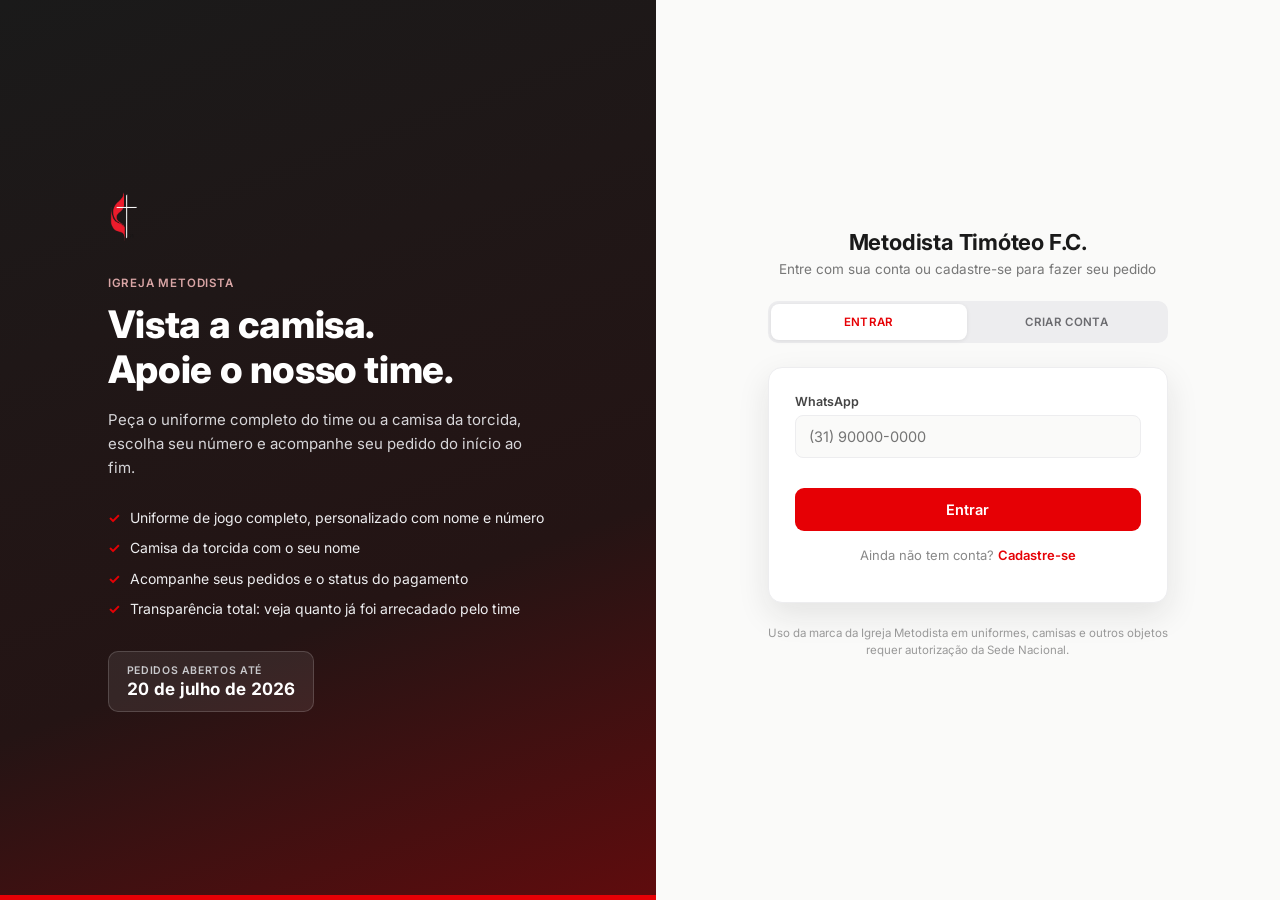
<file: index.html>
<!doctype html>
<html lang="pt-BR">
<head>
<meta charset="UTF-8">
<meta name="viewport" content="width=device-width, initial-scale=1.0">
<title>Metodista Timóteo F.C.</title>
<link rel="icon" type="image/png" href="assets/img/logo.png">

<link rel="preconnect" href="https://fonts.googleapis.com">
<link rel="preconnect" href="https://fonts.gstatic.com" crossorigin>
<link href="https://fonts.googleapis.com/css2?family=Inter:wght@400;500;600;700;800&display=swap" rel="stylesheet">
<link rel="stylesheet" href="assets/css/styles.css">
</head>
<body>

<div class="auth-page">
  <aside class="auth-brand">
    <div class="auth-brand-inner">
      <img src="assets/img/logo.png" alt="Igreja Metodista" class="auth-logo">
      <p class="eyebrow">Igreja Metodista</p>
      <h1>Vista a camisa.<br>Apoie o nosso time.</h1>
      <p class="auth-brand-sub">Peça o uniforme completo do time ou a camisa da torcida, escolha seu número e acompanhe seu pedido do início ao fim.</p>
      <ul class="auth-highlights">
        <li>Uniforme de jogo completo, personalizado com nome e número</li>
        <li>Camisa da torcida com o seu nome</li>
        <li>Acompanhe seus pedidos e o status do pagamento</li>
        <li>Transparência total: veja quanto já foi arrecadado pelo time</li>
      </ul>
      <div class="auth-deadline">
        <span class="deadline-label">Pedidos abertos até</span>
        <span class="deadline-date">20 de julho de 2026</span>
      </div>
    </div>
  </aside>

  <main class="auth-form-side">
    <div class="auth-card">
      <div class="auth-card-header">
        <img src="assets/img/logo.png" alt="Igreja Metodista" class="mobile-logo">
        <h2>Metodista Timóteo F.C.</h2>
        <p>Entre com sua conta ou cadastre-se para fazer seu pedido</p>
      </div>

      <div class="auth-tabs">
        <button class="auth-tab active" data-tab="login" type="button">Entrar</button>
        <button class="auth-tab" data-tab="cadastro" type="button">Criar conta</button>
      </div>

      <!-- LOGIN -->
      <form class="auth-form active" id="form-login" novalidate>
        <div class="field">
          <label for="login-telefone">WhatsApp</label>
          <input type="tel" id="login-telefone" placeholder="(31) 90000-0000" autocomplete="tel" inputmode="tel" required>
        </div>
        <div class="field-error" id="login-error"></div>
        <button type="submit" class="btn btn-primary" id="btn-login">Entrar</button>
        <p class="auth-form-alt">Ainda não tem conta? <a data-tab="cadastro">Cadastre-se</a></p>
      </form>

      <!-- CADASTRO -->
      <form class="auth-form" id="form-cadastro" novalidate>
        <div class="field">
          <label for="cad-nome">Nome completo</label>
          <input type="text" id="cad-nome" placeholder="Como podemos te chamar" autocomplete="name" required>
        </div>
        <div class="field">
          <label for="cad-telefone">WhatsApp</label>
          <input type="tel" id="cad-telefone" placeholder="(31) 90000-0000" autocomplete="tel" inputmode="tel" required>
        </div>
        <div class="field-error" id="cadastro-error"></div>
        <button type="submit" class="btn btn-primary" id="btn-cadastro">Criar conta</button>
        <p class="auth-form-alt">Já tem conta? <a data-tab="login">Entrar</a></p>
      </form>

      <p class="auth-footnote">Uso da marca da Igreja Metodista em uniformes, camisas e outros objetos requer autorização da Sede Nacional.</p>
    </div>
  </main>
</div>

<div class="toast" id="toast"></div>

<script src="assets/js/vendor/supabase.js"></script>
<script src="assets/js/supabase-client.js"></script>
<script src="assets/js/auth.js"></script>
</body>
</html>
</file>
<file: assets/css/styles.css>
/* =========================================================
   Igreja Metodista · Loja de Uniformes
   Design tokens shared by every page of the site
   ========================================================= */
:root{
  --red:#E60005;
  --red-dark:#B50004;
  --ink:#1A1A1A;
  --gray:#B0AFB5;
  --gray-light:#EDEDEF;
  --paper:#FAFAF9;
  --white:#FFFFFF;
  --success:#2F7D4F;
  --success-bg:#E6F3EB;
  --amber:#B9760A;
  --amber-bg:#FBF0DE;
  --danger-bg:#FBEAE9;
  --font-display:'Inter', -apple-system, 'Segoe UI', sans-serif;
  --font-body:'Inter', -apple-system, 'Segoe UI', sans-serif;
  --font-mono:'Inter', -apple-system, 'Segoe UI', sans-serif;
  --shadow-card:0 12px 32px rgba(26,26,26,.10);
}

*{box-sizing:border-box;}
html,body{height:100%;}
body{
  margin:0;
  background:var(--paper);
  color:var(--ink);
  font-family:var(--font-body);
  -webkit-font-smoothing:antialiased;
  -moz-osx-font-smoothing:grayscale;
  text-rendering:optimizeLegibility;
}
a{color:inherit;}
button{font-family:inherit;}

/* números (valores, datas) alinhados de forma tabular — leitura mais limpa
   em quantias financeiras do que uma fonte monoespaçada decorativa */
.tabular-nums{font-variant-numeric:tabular-nums;}

/* ---------- generic buttons ---------- */
.btn{font-family:var(--font-body);font-weight:600;font-size:14.5px;border:none;border-radius:9px;padding:13px 20px;cursor:pointer;transition:.15s;}
.btn-primary{background:var(--red);color:var(--white);width:100%;}
.btn-primary:hover{background:var(--red-dark);}
.btn-primary:disabled{background:var(--gray);cursor:not-allowed;}
.btn-outline{background:var(--white);color:var(--red);border:1.5px solid var(--red);width:100%;}
.btn-outline:hover{background:#FFF7F7;}
.btn-ghost{background:transparent;color:#666;border:1.5px solid var(--gray-light);}
.btn-ghost:hover{border-color:var(--gray);}

/* ---------- form fields ---------- */
.field{margin-bottom:16px;}
.field label{display:block;font-size:12.5px;font-weight:600;margin-bottom:6px;color:#444;}
.field .hint{font-weight:400;color:#999;font-size:11.5px;}
.field input,.field select{width:100%;padding:12px 13px;border:1.5px solid var(--gray-light);border-radius:8px;font-family:var(--font-body);font-size:14.5px;background:var(--paper);color:var(--ink);}
.field input:focus,.field select:focus{outline:none;border-color:var(--red);background:var(--white);}
.field-error{font-size:12px;color:var(--red-dark);margin-top:6px;min-height:14px;}

/* ---------- toast ---------- */
.toast{position:fixed;bottom:20px;left:50%;transform:translateX(-50%);background:var(--ink);color:#fff;padding:11px 20px;border-radius:30px;font-size:13.5px;opacity:0;pointer-events:none;transition:.25s;z-index:50;max-width:85%;text-align:center;box-shadow:0 8px 24px rgba(0,0,0,.25);}
.toast.show{opacity:1;transform:translateX(-50%) translateY(-4px);}
.toast.error{background:var(--red-dark);}

/* =========================================================
   Auth page (login / cadastro)
   ========================================================= */
.auth-page{min-height:100vh;display:grid;grid-template-columns:1.05fr 1fr;}
@media(max-width:900px){
  .auth-page{grid-template-columns:1fr;}
  /* no celular, a mensagem de marca vem primeiro; o formulário aparece logo abaixo */
  .auth-brand{order:1;padding:32px 22px 28px;}
  .auth-form-side{order:2;padding:12px 18px 32px;}
  .auth-brand-inner h1{font-size:26px;}
  .auth-highlights{margin-bottom:22px;}
}

.auth-brand{
  background:linear-gradient(160deg,var(--ink) 0%,#241414 65%,var(--red-dark) 150%);
  color:var(--white);
  padding:56px 48px;
  display:flex;
  align-items:center;
  position:relative;
  overflow:hidden;
}
.auth-brand::after{content:"";position:absolute;left:0;right:0;bottom:0;height:5px;background:var(--red);}
.auth-brand-inner{max-width:440px;margin:0 auto;position:relative;z-index:1;}
.auth-logo{height:56px;width:auto;margin-bottom:28px;}
.eyebrow{font-family:var(--font-mono);font-weight:600;font-size:11.5px;letter-spacing:.07em;text-transform:uppercase;color:#D9A5A5;margin:0 0 12px;}
.auth-brand-inner h1{font-family:var(--font-display);font-weight:800;letter-spacing:-.01em;font-size:38px;line-height:1.18;margin:0 0 16px;}
.auth-brand-sub{color:#D6D5D8;font-size:15px;line-height:1.6;margin:0 0 28px;}
.auth-highlights{list-style:none;margin:0 0 32px;padding:0;display:flex;flex-direction:column;gap:11px;}
.auth-highlights li{font-size:14px;color:#EDEDEF;display:flex;gap:10px;line-height:1.4;}
.auth-highlights li::before{content:"✓";color:var(--red);font-weight:700;flex-shrink:0;}
.auth-deadline{display:inline-flex;flex-direction:column;gap:2px;background:rgba(255,255,255,.08);border:1px solid rgba(255,255,255,.16);border-radius:10px;padding:12px 18px;}
.deadline-label{font-family:var(--font-mono);font-weight:600;font-size:10.5px;text-transform:uppercase;letter-spacing:.06em;color:#C9C9CC;}
.deadline-date{font-family:var(--font-display);font-variant-numeric:tabular-nums;font-size:17px;font-weight:700;color:var(--white);}

.auth-form-side{display:flex;align-items:center;justify-content:center;padding:48px 24px;background:var(--paper);}
.auth-card{width:100%;max-width:400px;}
.auth-card-header{margin-bottom:24px;text-align:center;}
.auth-card-header .mobile-logo{display:none;height:40px;margin-bottom:16px;}
@media(max-width:900px){.auth-card-header .mobile-logo{display:inline-block;}}
.auth-card-header h2{font-family:var(--font-display);font-weight:700;letter-spacing:-.01em;font-size:22px;margin:0 0 6px;}
.auth-card-header p{font-size:13.5px;color:#777;margin:0;}

.auth-tabs{display:flex;gap:2px;background:var(--gray-light);border-radius:10px;padding:3px;margin-bottom:24px;}
.auth-tab{flex:1;padding:11px 6px;text-align:center;font-family:var(--font-mono);font-weight:600;font-size:11.5px;letter-spacing:.03em;text-transform:uppercase;background:transparent;border:none;cursor:pointer;color:#6b6b6f;border-radius:8px;transition:.15s;}
.auth-tab.active{color:var(--red);background:var(--white);font-weight:600;box-shadow:0 1px 4px rgba(0,0,0,.08);}
.auth-tab:hover:not(.active){color:var(--ink);}

.auth-form{display:none;background:var(--white);border:1px solid var(--gray-light);border-radius:14px;padding:26px;box-shadow:var(--shadow-card);}
.auth-form.active{display:block;}
.auth-form-alt{text-align:center;font-size:13px;color:#888;margin-top:16px;}
.auth-form-alt a{color:var(--red);font-weight:600;text-decoration:none;cursor:pointer;}
.auth-form-alt a:hover{text-decoration:underline;}
.auth-form-forgot{text-align:right;margin:-8px 0 16px;}
.auth-form-forgot a{font-size:12.5px;color:#888;text-decoration:none;cursor:pointer;}
.auth-form-forgot a:hover{color:var(--red-dark);text-decoration:underline;}

.auth-footnote{font-size:11.5px;color:#999;text-align:center;margin-top:22px;line-height:1.5;}

/* =========================================================
   Simple protected pages (placeholder dashboard etc.)
   ========================================================= */
.site-header{background:var(--ink);color:var(--white);padding:0 24px;position:relative;}
.site-header::after{content:"";position:absolute;left:0;right:0;bottom:0;height:4px;background:var(--red);}
.site-header-row{max-width:960px;margin:0 auto;display:flex;align-items:center;justify-content:space-between;gap:16px;padding:16px 0;}
.site-header-brand{display:flex;align-items:center;gap:12px;min-width:0;}
.site-header-brand img{height:36px;width:auto;flex-shrink:0;}
.site-header-brand .name{font-family:var(--font-display);font-weight:700;letter-spacing:-.01em;font-size:16px;white-space:nowrap;overflow:hidden;text-overflow:ellipsis;}
.site-header-user{display:flex;align-items:center;gap:14px;font-size:13px;color:#C9C9CC;flex-shrink:0;}
.site-header-user .btn-ghost{color:#eee;border-color:rgba(255,255,255,.25);padding:8px 14px;font-size:12.5px;}
.site-header-user .btn-ghost:hover{border-color:rgba(255,255,255,.55);}

.site-main{max-width:960px;margin:0 auto;padding:40px 24px 64px;}
.card{background:var(--white);border:1px solid var(--gray-light);border-radius:12px;padding:24px;box-shadow:var(--shadow-card);}
.placeholder-title{font-family:var(--font-display);font-weight:700;letter-spacing:-.01em;font-size:24px;margin:0 0 10px;}
.placeholder-text{color:#666;font-size:14.5px;line-height:1.6;}
.badge-admin{display:inline-block;font-family:var(--font-mono);font-weight:600;font-size:10.5px;text-transform:uppercase;letter-spacing:.05em;background:var(--danger-bg);color:var(--red-dark);border-radius:20px;padding:3px 10px;margin-left:8px;}

.site-header-nav{display:flex;gap:4px;flex:1;padding-left:8px;}
.site-header-nav a{font-family:var(--font-mono);font-weight:600;font-size:12px;letter-spacing:.03em;text-transform:uppercase;color:#B7B6BA;text-decoration:none;padding:8px 12px;border-radius:7px;transition:.15s;white-space:nowrap;}
.site-header-nav a:hover{color:#fff;background:rgba(255,255,255,.06);}
.site-header-nav a.active{color:#fff;background:rgba(230,0,5,.22);}

/* mobile: linha de cima fica só marca + sair; navegação vira uma faixa
   de abas rolável logo abaixo, em vez de espremer tudo numa linha só */
@media(max-width:760px){
  .site-header-row{flex-wrap:wrap;padding:12px 0 0;gap:10px;}
  .site-header-user{gap:8px;}
  .site-header-user #user-nome{display:none;}
  .site-header-nav{
    order:3;flex:0 0 100%;
    padding:0;margin:2px -24px 0;padding-inline:24px;
    overflow-x:auto;-webkit-overflow-scrolling:touch;
    scrollbar-width:none;
  }
  .site-header-nav::-webkit-scrollbar{display:none;}
  .site-header-nav a{padding:9px 12px;margin-bottom:10px;}
  .site-main{padding:24px 16px 48px;}
}

/* =========================================================
   Montar pedido
   ========================================================= */
.cutoff-banner{background:var(--danger-bg);border:1.5px solid #F3C9C7;color:var(--red-dark);border-radius:10px;padding:14px 18px;margin-bottom:20px;font-size:13.5px;line-height:1.5;}
.cutoff-banner b{font-weight:700;}

.products{display:grid;grid-template-columns:1fr 1fr;gap:14px;margin-bottom:20px;}
@media(max-width:560px){.products{grid-template-columns:1fr;}}
.product-card{background:var(--white);border:2px solid var(--gray-light);border-radius:12px;padding:16px;cursor:pointer;transition:.15s;position:relative;}
.product-card:hover{border-color:var(--gray);}
.product-card.selected{border-color:var(--red);background:#FFF7F7;}
.product-card .p-name{font-family:var(--font-display);font-weight:700;font-size:16px;margin-bottom:4px;}
.product-card .p-desc{font-size:12.5px;color:#777;margin-bottom:10px;line-height:1.4;}
.product-card .p-price{font-family:var(--font-mono);font-variant-numeric:tabular-nums;font-weight:700;font-size:17px;color:var(--red);}
.product-card .p-check{position:absolute;top:14px;right:14px;width:18px;height:18px;border-radius:50%;border:2px solid var(--gray-light);}
.product-card.selected .p-check{border-color:var(--red);background:var(--red);box-shadow:inset 0 0 0 3px #fff;}

.card-title{font-family:var(--font-display);font-weight:700;letter-spacing:-.005em;font-size:15px;margin:0 0 14px;}
.row2{display:grid;grid-template-columns:1fr 1fr;gap:14px;}
.row3{display:grid;grid-template-columns:1fr 1fr 1fr;gap:14px;}
@media(max-width:560px){.row2,.row3{grid-template-columns:1fr;}}

.num-grid{display:grid;grid-template-columns:repeat(10,1fr);gap:6px;max-height:220px;overflow-y:auto;padding:12px;background:var(--paper);border:1.5px solid var(--gray-light);border-radius:8px;}
@media(max-width:560px){.num-grid{grid-template-columns:repeat(7,1fr);}}
.num-btn{font-family:var(--font-mono);font-variant-numeric:tabular-nums;font-size:12px;font-weight:600;padding:9px 0;border-radius:6px;border:1.5px solid var(--gray-light);background:var(--white);cursor:pointer;text-align:center;color:#555;}
.num-btn:hover:not(:disabled){border-color:var(--red);color:var(--red);}
.num-btn.selected{background:var(--red);border-color:var(--red);color:#fff;}
.num-btn:disabled{background:var(--gray-light);color:#bbb;text-decoration:line-through;cursor:not-allowed;}
.num-legend{display:flex;gap:16px;margin-top:8px;font-size:11.5px;color:#888;flex-wrap:wrap;}
.num-legend span{display:inline-flex;align-items:center;gap:5px;}
.dot{width:9px;height:9px;border-radius:50%;display:inline-block;}
.dot.livre{background:var(--white);border:1.5px solid var(--gray-light);}
.dot.ocupado{background:var(--gray-light);}
.dot.sel{background:var(--red);}

.total-row{display:flex;justify-content:space-between;align-items:center;background:var(--paper);border-radius:8px;padding:12px 16px;margin:18px 0;flex-wrap:wrap;gap:6px;}
.total-label{font-family:var(--font-mono);font-weight:600;font-size:11px;text-transform:uppercase;letter-spacing:.05em;color:#888;}
.total-value{font-family:var(--font-display);font-variant-numeric:tabular-nums;font-weight:800;font-size:22px;color:var(--red);}

.cart-item{display:flex;justify-content:space-between;align-items:center;padding:12px 0;border-bottom:1px solid var(--gray-light);gap:10px;flex-wrap:wrap;}
.cart-item:last-child{border-bottom:none;}
.cart-item-name{font-weight:600;font-size:14px;}
.cart-item-meta{font-size:12px;color:#888;margin-top:2px;}
.cart-item-price{font-family:var(--font-mono);font-variant-numeric:tabular-nums;font-size:13px;margin-right:12px;white-space:nowrap;}
.cart-item-row{display:flex;align-items:center;}
.remove-x{background:none;border:none;color:#bbb;cursor:pointer;font-size:18px;line-height:1;padding:2px 6px;}
.remove-x:hover{color:var(--red-dark);}
.cart-empty{text-align:center;color:#999;padding:24px;font-size:13.5px;}
.cart-count{background:var(--red);color:#fff;border-radius:20px;font-size:10px;padding:1px 6px;margin-left:4px;}

.payment-options{display:grid;grid-template-columns:1fr 1fr;gap:12px;margin-bottom:18px;}
@media(max-width:560px){.payment-options{grid-template-columns:1fr;}}
.payment-option{background:var(--white);border:2px solid var(--gray-light);border-radius:12px;padding:16px;cursor:pointer;transition:.15s;}
.payment-option:hover{border-color:var(--gray);}
.payment-option.selected{border-color:var(--red);background:#FFF7F7;}
.payment-option .po-title{font-weight:600;font-size:14.5px;margin-bottom:4px;}
.payment-option .po-desc{font-size:12px;color:#777;line-height:1.4;}
.standby-note{background:var(--amber-bg);border:1.5px solid #EBD8AE;color:var(--amber);border-radius:10px;padding:14px 16px;font-size:13px;line-height:1.5;margin-top:16px;}

.genero-options{display:flex;gap:8px;flex-wrap:wrap;}
.genero-btn{flex:1;min-width:100px;padding:11px 10px;border-radius:8px;border:1.5px solid var(--gray-light);background:var(--white);color:#555;font-weight:600;font-size:13.5px;cursor:pointer;transition:.15s;}
.genero-btn:hover{border-color:var(--gray);}
.genero-btn.selected{border-color:var(--red);background:#FFF7F7;color:var(--red);}
.field select:disabled{color:#aaa;cursor:not-allowed;}

.warn{font-size:12px;color:var(--red-dark);margin-top:6px;}
.card + .card{margin-top:16px;}

/* =========================================================
   Meus pedidos
   ========================================================= */
.order-card{background:var(--white);border:1.5px solid var(--gray-light);border-radius:12px;margin-bottom:14px;padding:18px;box-shadow:var(--shadow-card);}
.order-top{display:flex;justify-content:space-between;align-items:flex-start;gap:10px;margin-bottom:12px;flex-wrap:wrap;}
.order-buyer{font-family:var(--font-display);font-weight:700;font-size:16px;}
.order-meta{font-size:12.5px;color:#888;margin-top:3px;}
.badge{font-family:var(--font-mono);font-weight:600;font-size:10.5px;text-transform:uppercase;letter-spacing:.04em;padding:5px 10px;border-radius:20px;white-space:nowrap;display:inline-block;}
.badge.pago{background:var(--success-bg);color:var(--success);}
.badge.parcial{background:var(--amber-bg);color:var(--amber);}
.badge.standby{background:var(--amber-bg);color:var(--amber);}
.badge.aguardando_pagamento{background:var(--amber-bg);color:var(--amber);}
.badge.cancelado{background:var(--danger-bg);color:var(--red-dark);}
.order-itens{background:var(--paper);border-radius:8px;padding:4px 14px;margin-bottom:12px;}
.order-item-row{display:flex;justify-content:space-between;gap:10px;padding:9px 0;border-bottom:1px dashed var(--gray-light);font-size:13px;flex-wrap:wrap;}
.order-item-row:last-child{border-bottom:none;}
.order-item-tag{font-family:var(--font-mono);font-variant-numeric:tabular-nums;font-size:11px;color:var(--red);font-weight:700;white-space:nowrap;}
.order-bottom{display:flex;justify-content:space-between;align-items:center;flex-wrap:wrap;gap:10px;}
.order-value{font-family:var(--font-mono);font-variant-numeric:tabular-nums;font-size:14px;font-weight:600;}
.order-note{font-size:12.5px;color:#888;margin-top:10px;line-height:1.5;}
.order-note.danger{color:var(--red-dark);}
.empty{text-align:center;padding:60px 20px;color:#999;}
.empty-title{font-family:var(--font-display);font-weight:700;font-size:19px;color:#555;margin-bottom:8px;}

/* =========================================================
   Resumo de arrecadação
   ========================================================= */
.page-intro{margin:0 0 22px;color:#666;font-size:13.5px;line-height:1.6;max-width:640px;}
.stat-grid{display:grid;grid-template-columns:repeat(4,1fr);gap:12px;margin-bottom:16px;}
@media(max-width:720px){.stat-grid{grid-template-columns:repeat(2,1fr);}}
@media(max-width:420px){.stat-grid{grid-template-columns:1fr;}}
.stat{background:var(--white);border:1px solid var(--gray-light);border-radius:10px;padding:16px 18px;box-shadow:var(--shadow-card);}
.stat-label{font-family:var(--font-mono);font-weight:600;font-size:10.5px;text-transform:uppercase;letter-spacing:.06em;color:#888;margin-bottom:8px;}
.stat-value{font-family:var(--font-display);font-variant-numeric:tabular-nums;font-size:24px;font-weight:700;color:var(--ink);}
.stat-value.red{color:var(--red-dark);}
.stat-value.green{color:var(--success);}

.progress-track{background:var(--gray-light);border-radius:20px;height:10px;overflow:hidden;margin-top:14px;}
.progress-fill{background:linear-gradient(90deg,var(--red),var(--red-dark));height:100%;border-radius:20px;transition:width .4s ease;}

.size-breakdown{display:flex;flex-wrap:wrap;gap:8px;}
.size-chip{font-family:var(--font-mono);font-variant-numeric:tabular-nums;font-weight:600;font-size:12.5px;background:var(--paper);border:1.5px solid var(--gray-light);border-radius:20px;padding:7px 14px;display:flex;gap:6px;}
.size-chip b{color:var(--red);}
.size-genero-group{margin-bottom:16px;}
.size-genero-group:last-child{margin-bottom:0;}
.size-genero-label{font-family:var(--font-mono);font-weight:600;font-size:11px;text-transform:uppercase;letter-spacing:.05em;color:#999;margin-bottom:8px;}

/* =========================================================
   Painel admin
   ========================================================= */
.filters{display:flex;gap:10px;margin-bottom:16px;flex-wrap:wrap;}
.filters input,.filters select{padding:10px 12px;border:1.5px solid var(--gray-light);border-radius:8px;font-size:13.5px;font-family:var(--font-body);background:var(--white);}
.filters input{flex:1;min-width:220px;}
.filters input:focus,.filters select:focus{outline:none;border-color:var(--red);}

.toolbar{display:flex;justify-content:flex-end;gap:8px;margin-bottom:14px;}
.btn-small{font-size:12px;padding:8px 14px;border-radius:6px;width:auto;}
.icon-btn{background:none;border:none;cursor:pointer;font-size:12px;padding:8px 10px;border-radius:5px;color:#999;font-family:var(--font-body);}
.icon-btn:hover{background:var(--gray-light);color:var(--ink);}

.badge-select{font-family:var(--font-mono);font-weight:600;font-size:10.5px;text-transform:uppercase;letter-spacing:.04em;padding:7px 11px;border-radius:20px;border:none;cursor:pointer;}
.badge-select.pago{background:var(--success-bg);color:var(--success);}
.badge-select.parcial{background:var(--amber-bg);color:var(--amber);}
.badge-select.standby{background:var(--amber-bg);color:var(--amber);}
.badge-select.aguardando_pagamento{background:var(--amber-bg);color:var(--amber);}
.badge-select.cancelado{background:var(--danger-bg);color:var(--red-dark);}

.conflict-tag{font-family:var(--font-mono);font-weight:600;font-size:10px;text-transform:uppercase;background:var(--danger-bg);color:var(--red-dark);border-radius:5px;padding:2px 6px;margin-left:6px;}
.valor-pago-edit{display:flex;gap:8px;align-items:center;margin-top:10px;flex-wrap:wrap;}
.valor-pago-edit input{width:120px;padding:8px 10px;border:1.5px solid var(--gray-light);border-radius:7px;font-family:var(--font-mono);font-variant-numeric:tabular-nums;font-size:13px;}
.admin-summary{font-size:12.5px;color:#888;margin-bottom:14px;}

.order-actions{display:flex;gap:8px;flex-wrap:wrap;}

@media(max-width:560px){
  .filters{flex-direction:column;}
  .filters input,.filters select{width:100%;min-width:0;}
  .order-actions{width:100%;flex-direction:column;}
  .order-actions > *{width:100%;text-align:center;}
}

/* =========================================================
   Carrinho flutuante (botão + painel lateral)
   ========================================================= */
.cart-fab{
  position:fixed;right:20px;bottom:20px;z-index:40;
  width:58px;height:58px;border-radius:50%;
  background:var(--red);color:#fff;border:none;cursor:pointer;
  display:flex;align-items:center;justify-content:center;
  box-shadow:0 10px 28px rgba(230,0,5,.4);
  transition:.15s;
}
.cart-fab:hover{background:var(--red-dark);transform:translateY(-1px);}
.cart-fab-count{
  position:absolute;top:-4px;right:-4px;
  background:var(--ink);color:#fff;font-family:var(--font-mono);font-weight:700;
  font-size:11px;min-width:21px;height:21px;border-radius:11px;
  align-items:center;justify-content:center;padding:0 5px;
  border:2px solid var(--paper);
}

.drawer-overlay{
  position:fixed;inset:0;background:rgba(20,15,15,.5);
  opacity:0;pointer-events:none;transition:opacity .25s ease;z-index:45;
}
.drawer-overlay.open{opacity:1;pointer-events:auto;}

.cart-drawer{
  position:fixed;top:0;right:0;bottom:0;width:430px;max-width:92vw;
  background:var(--paper);z-index:46;
  box-shadow:-14px 0 36px rgba(0,0,0,.18);
  transform:translateX(100%);transition:transform .3s cubic-bezier(.2,.7,.3,1);
  display:flex;flex-direction:column;
}
.cart-drawer.open{transform:translateX(0);}
.cart-drawer-header{
  display:flex;align-items:center;justify-content:space-between;
  padding:18px 22px;border-bottom:1px solid var(--gray-light);background:var(--white);flex-shrink:0;
}
.cart-drawer-header .icon-btn{font-size:22px;line-height:1;color:#999;padding:2px 8px;}
.cart-drawer-body{padding:20px 22px 32px;overflow-y:auto;flex:1;}
.cart-drawer .payment-options{grid-template-columns:1fr;}

@media(max-width:560px){
  .cart-drawer{width:100%;max-width:100%;}
  .cart-fab{right:16px;bottom:16px;}
}
</file>
